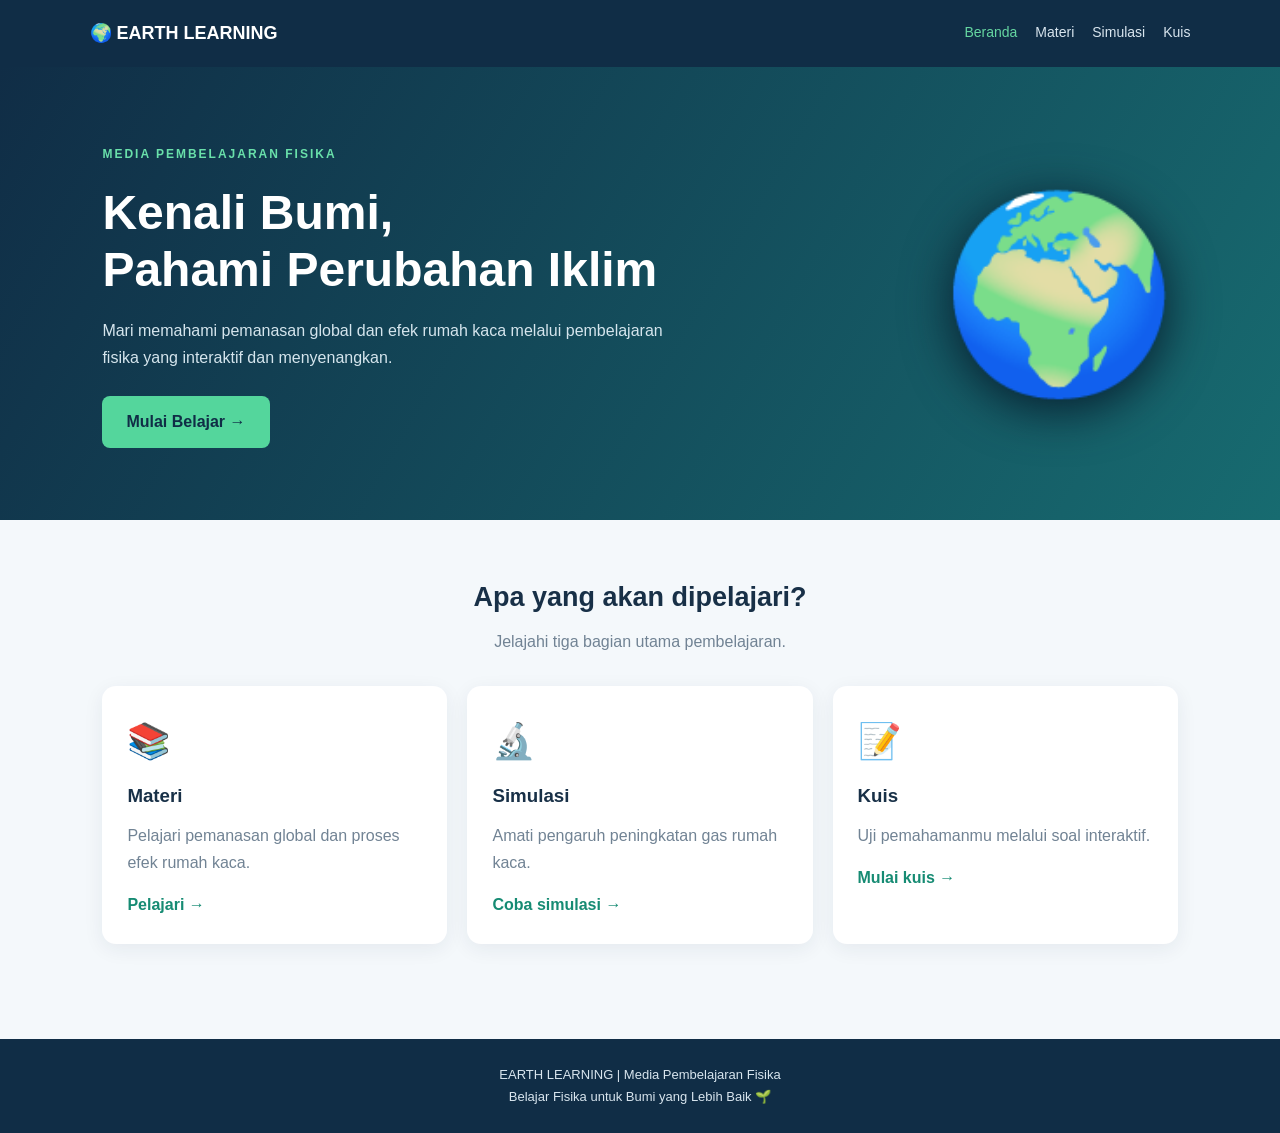
<file: index.html>
<!DOCTYPE html>
<html lang="id">
<head>
    <meta charset="UTF-8">
    <meta name="viewport" content="width=device-width, initial-scale=1.0">
    <title>EARTH LEARNING</title>
    <link rel="stylesheet" href="style.css">
</head>
<body>

<nav class="navbar">
    <a href="index.html" class="logo">🌍 EARTH LEARNING</a>
    <div class="nav-links">
        <a href="index.html" class="active">Beranda</a>
        <a href="materi.html">Materi</a>
        <a href="simulasi.html">Simulasi</a>
        <a href="kuis.html">Kuis</a>
    </div>
</nav>

<header class="hero">
    <div class="hero-content">
        <span class="tag">MEDIA PEMBELAJARAN FISIKA</span>
        <h1>Kenali Bumi,<br>
        Pahami Perubahan Iklim</h1>
        <p>
            Mari memahami pemanasan global dan efek
            rumah kaca melalui pembelajaran fisika
            yang interaktif dan menyenangkan.
        </p>

        <a href="materi.html" class="btn">
            Mulai Belajar →
        </a>
    </div>

    <div class="earth">
        🌍
    </div>
</header>

<section class="section">
    <h2>Apa yang akan dipelajari?</h2>
    <p class="subtitle">
        Jelajahi tiga bagian utama pembelajaran.
    </p>

    <div class="cards">
        <div class="card">
            <div class="card-icon">📚</div>
            <h3>Materi</h3>
            <p>Pelajari pemanasan global dan
            proses efek rumah kaca.</p>
            <a href="materi.html">Pelajari →</a>
        </div>

        <div class="card">
            <div class="card-icon">🔬</div>
            <h3>Simulasi</h3>
            <p>Amati pengaruh peningkatan
            gas rumah kaca.</p>
            <a href="simulasi.html">Coba simulasi →</a>
        </div>

        <div class="card">
            <div class="card-icon">📝</div>
            <h3>Kuis</h3>
            <p>Uji pemahamanmu melalui
            soal interaktif.</p>
            <a href="kuis.html">Mulai kuis →</a>
        </div>
    </div>
</section>

<footer>
    <p>EARTH LEARNING | Media Pembelajaran Fisika</p>
    <p>Belajar Fisika untuk Bumi yang Lebih Baik 🌱</p>
</footer>

</body>
</html>
</file>
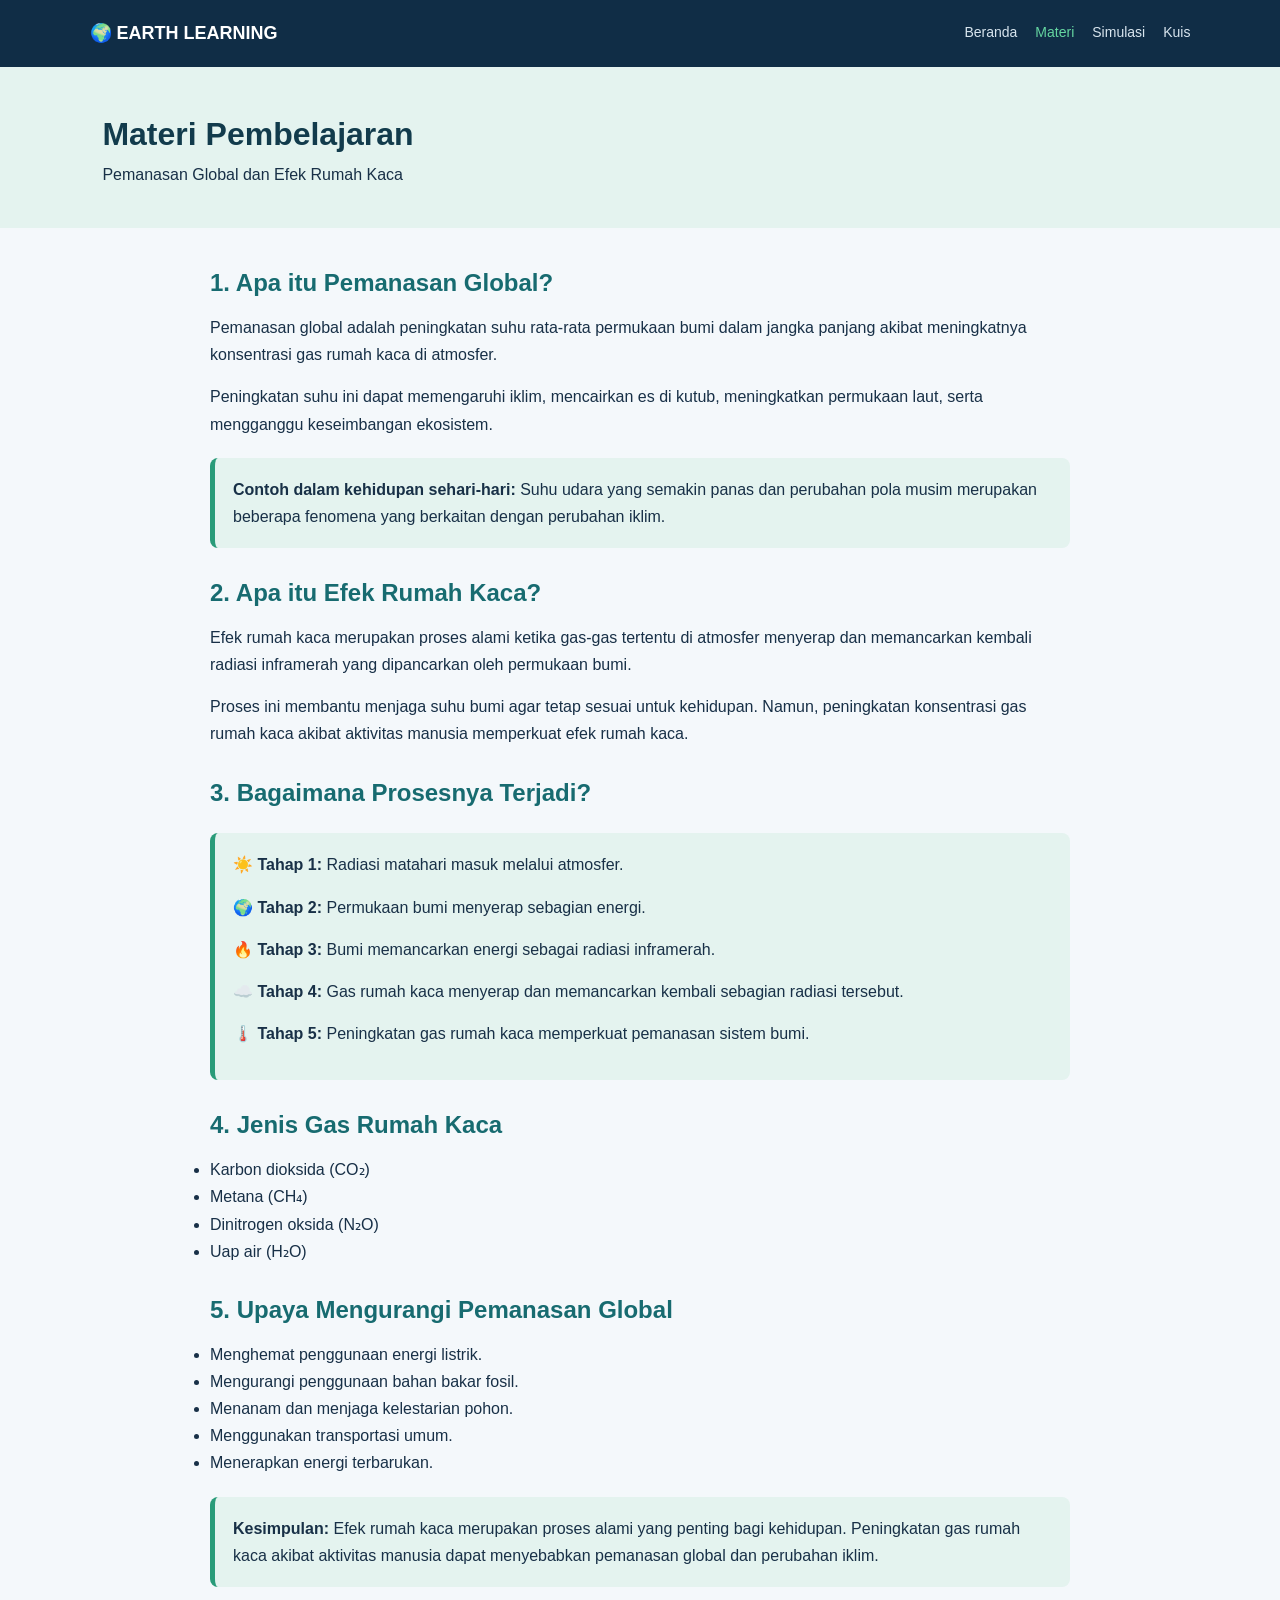
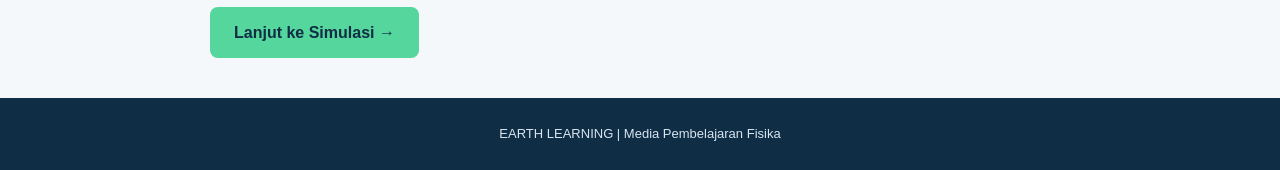
<file: materi.html>
<!DOCTYPE html>
<html lang="id">
<head>
    <meta charset="UTF-8">
    <meta name="viewport" content="width=device-width, initial-scale=1.0">
    <title>Materi - EARTH LEARNING</title>
    <link rel="stylesheet" href="style.css">
</head>
<body>

<nav class="navbar">
    <a href="index.html" class="logo">🌍 EARTH LEARNING</a>
    <div class="nav-links">
        <a href="index.html">Beranda</a>
        <a href="materi.html" class="active">Materi</a>
        <a href="simulasi.html">Simulasi</a>
        <a href="kuis.html">Kuis</a>
    </div>
</nav>

<header class="page-header">
    <h1>Materi Pembelajaran</h1>
    <p>Pemanasan Global dan Efek Rumah Kaca</p>
</header>

<main class="content">

    <h2>1. Apa itu Pemanasan Global?</h2>
    <p>
        Pemanasan global adalah peningkatan suhu rata-rata
        permukaan bumi dalam jangka panjang akibat
        meningkatnya konsentrasi gas rumah kaca di atmosfer.
    </p>

    <p>
        Peningkatan suhu ini dapat memengaruhi iklim,
        mencairkan es di kutub, meningkatkan permukaan laut,
        serta mengganggu keseimbangan ekosistem.
    </p>

    <div class="info-box">
        <b>Contoh dalam kehidupan sehari-hari:</b>
        Suhu udara yang semakin panas dan perubahan pola
        musim merupakan beberapa fenomena yang berkaitan
        dengan perubahan iklim.
    </div>

    <h2>2. Apa itu Efek Rumah Kaca?</h2>
    <p>
        Efek rumah kaca merupakan proses alami ketika
        gas-gas tertentu di atmosfer menyerap dan
        memancarkan kembali radiasi inframerah yang
        dipancarkan oleh permukaan bumi.
    </p>

    <p>
        Proses ini membantu menjaga suhu bumi agar tetap
        sesuai untuk kehidupan. Namun, peningkatan
        konsentrasi gas rumah kaca akibat aktivitas manusia
        memperkuat efek rumah kaca.
    </p>

    <h2>3. Bagaimana Prosesnya Terjadi?</h2>

    <div class="info-box">
        <p><b>☀️ Tahap 1:</b> Radiasi matahari masuk melalui atmosfer.</p>
        <p><b>🌍 Tahap 2:</b> Permukaan bumi menyerap sebagian energi.</p>
        <p><b>🔥 Tahap 3:</b> Bumi memancarkan energi sebagai radiasi inframerah.</p>
        <p><b>☁️ Tahap 4:</b> Gas rumah kaca menyerap dan memancarkan kembali sebagian radiasi tersebut.</p>
        <p><b>🌡️ Tahap 5:</b> Peningkatan gas rumah kaca memperkuat pemanasan sistem bumi.</p>
    </div>

    <h2>4. Jenis Gas Rumah Kaca</h2>
    <ul>
        <li>Karbon dioksida (CO₂)</li>
        <li>Metana (CH₄)</li>
        <li>Dinitrogen oksida (N₂O)</li>
        <li>Uap air (H₂O)</li>
    </ul>

    <h2>5. Upaya Mengurangi Pemanasan Global</h2>
    <ul>
        <li>Menghemat penggunaan energi listrik.</li>
        <li>Mengurangi penggunaan bahan bakar fosil.</li>
        <li>Menanam dan menjaga kelestarian pohon.</li>
        <li>Menggunakan transportasi umum.</li>
        <li>Menerapkan energi terbarukan.</li>
    </ul>

    <div class="info-box">
        <b>Kesimpulan:</b>
        Efek rumah kaca merupakan proses alami yang penting
        bagi kehidupan. Peningkatan gas rumah kaca akibat
        aktivitas manusia dapat menyebabkan pemanasan
        global dan perubahan iklim.
    </div>

    <a href="simulasi.html" class="btn">Lanjut ke Simulasi →</a>

</main>

<footer>
    EARTH LEARNING | Media Pembelajaran Fisika
</footer>

</body>
</html>
</file>
<file: style.css>
* {
    margin: 0;
    padding: 0;
    box-sizing: border-box;
}

body {
    font-family: Arial, sans-serif;
    background: #f4f8fb;
    color: #183047;
    line-height: 1.7;
}

.navbar {
    background: #102d46;
    color: white;
    padding: 18px 7%;
    display: flex;
    justify-content: space-between;
    align-items: center;
    flex-wrap: wrap;
    gap: 15px;
}

.logo {
    color: white;
    text-decoration: none;
    font-size: 18px;
    font-weight: bold;
}

.nav-links {
    display: flex;
    flex-wrap: wrap;
    gap: 18px;
}

.nav-links a {
    color: #d8e5ee;
    text-decoration: none;
    font-size: 14px;
}

.nav-links a:hover,
.nav-links a.active {
    color: #65d6a1;
}

.hero {
    background: linear-gradient(120deg, #102d46, #176b70);
    color: white;
    min-height: 420px;
    padding: 65px 8%;
    display: flex;
    align-items: center;
    justify-content: space-between;
    gap: 30px;
}

.hero-content {
    max-width: 570px;
}

.tag {
    color: #69e0aa;
    font-size: 12px;
    font-weight: bold;
    letter-spacing: 2px;
}

.hero h1 {
    font-size: clamp(30px, 5vw, 48px);
    line-height: 1.2;
    margin: 18px 0;
}

.hero p {
    color: #d5e5ed;
    margin-bottom: 25px;
}

.earth {
    font-size: clamp(100px, 20vw, 190px);
    filter: drop-shadow(0 10px 25px #071c2d);
}

.btn {
    display: inline-block;
    background: #54d69c;
    color: #102d46;
    padding: 12px 24px;
    border-radius: 8px;
    text-decoration: none;
    font-weight: bold;
}

.section {
    padding: 55px 8%;
    text-align: center;
}

.section h2 {
    font-size: 27px;
}

.subtitle {
    color: #718394;
    margin: 8px 0 30px;
}

.cards {
    display: grid;
    grid-template-columns: repeat(auto-fit, minmax(210px, 1fr));
    gap: 20px;
}

.card {
    background: white;
    padding: 25px;
    border-radius: 14px;
    box-shadow: 0 5px 20px #18304712;
    text-align: left;
}

.card-icon {
    font-size: 35px;
}

.card h3 {
    margin: 10px 0;
}

.card p {
    color: #718394;
    margin-bottom: 15px;
}

.card a {
    color: #168b73;
    font-weight: bold;
    text-decoration: none;
}

.page-header {
    background: #e4f3ef;
    padding: 40px 8%;
}

.page-header h1 {
    color: #123b4c;
    font-size: 32px;
}

.content {
    max-width: 900px;
    margin: 35px auto;
    padding: 0 20px;
}

.content h2 {
    margin: 25px 0 10px;
    color: #176b70;
}

.content p {
    margin-bottom: 15px;
}

.info-box {
    background: #e4f3ef;
    border-left: 5px solid #299b79;
    padding: 18px;
    border-radius: 8px;
    margin: 20px 0;
}

.sim-box, .quiz-box {
    background: white;
    padding: 25px;
    border-radius: 14px;
    box-shadow: 0 5px 20px #18304712;
    margin: 20px 0;
}

input[type="range"] {
    width: 100%;
    margin: 20px 0;
    accent-color: #168b73;
}

button {
    background: #168b73;
    color: white;
    border: none;
    padding: 12px 20px;
    border-radius: 8px;
    cursor: pointer;
    margin: 8px 0;
}

button:hover {
    background: #106b5a;
}

.option {
    display: block;
    width: 100%;
    text-align: left;
    background: #edf3f6;
    color: #183047;
}

.option:hover {
    background: #d8eee7;
}

#feedback {
    margin-top: 15px;
    font-weight: bold;
}

footer {
    background: #102d46;
    color: #d8e5ee;
    padding: 25px;
    text-align: center;
    font-size: 13px;
    margin-top: 40px;
}

@media (max-width: 600px) {
    .navbar {
        flex-direction: column;
    }

    .nav-links {
        justify-content: center;
        gap: 13px;
    }

    .hero {
        flex-direction: column-reverse;
        text-align: center;
        padding: 40px 7%;
    }

    .earth {
        font-size: 115px;
    }

    .section {
        padding: 40px 6%;
    }
}
</file>
